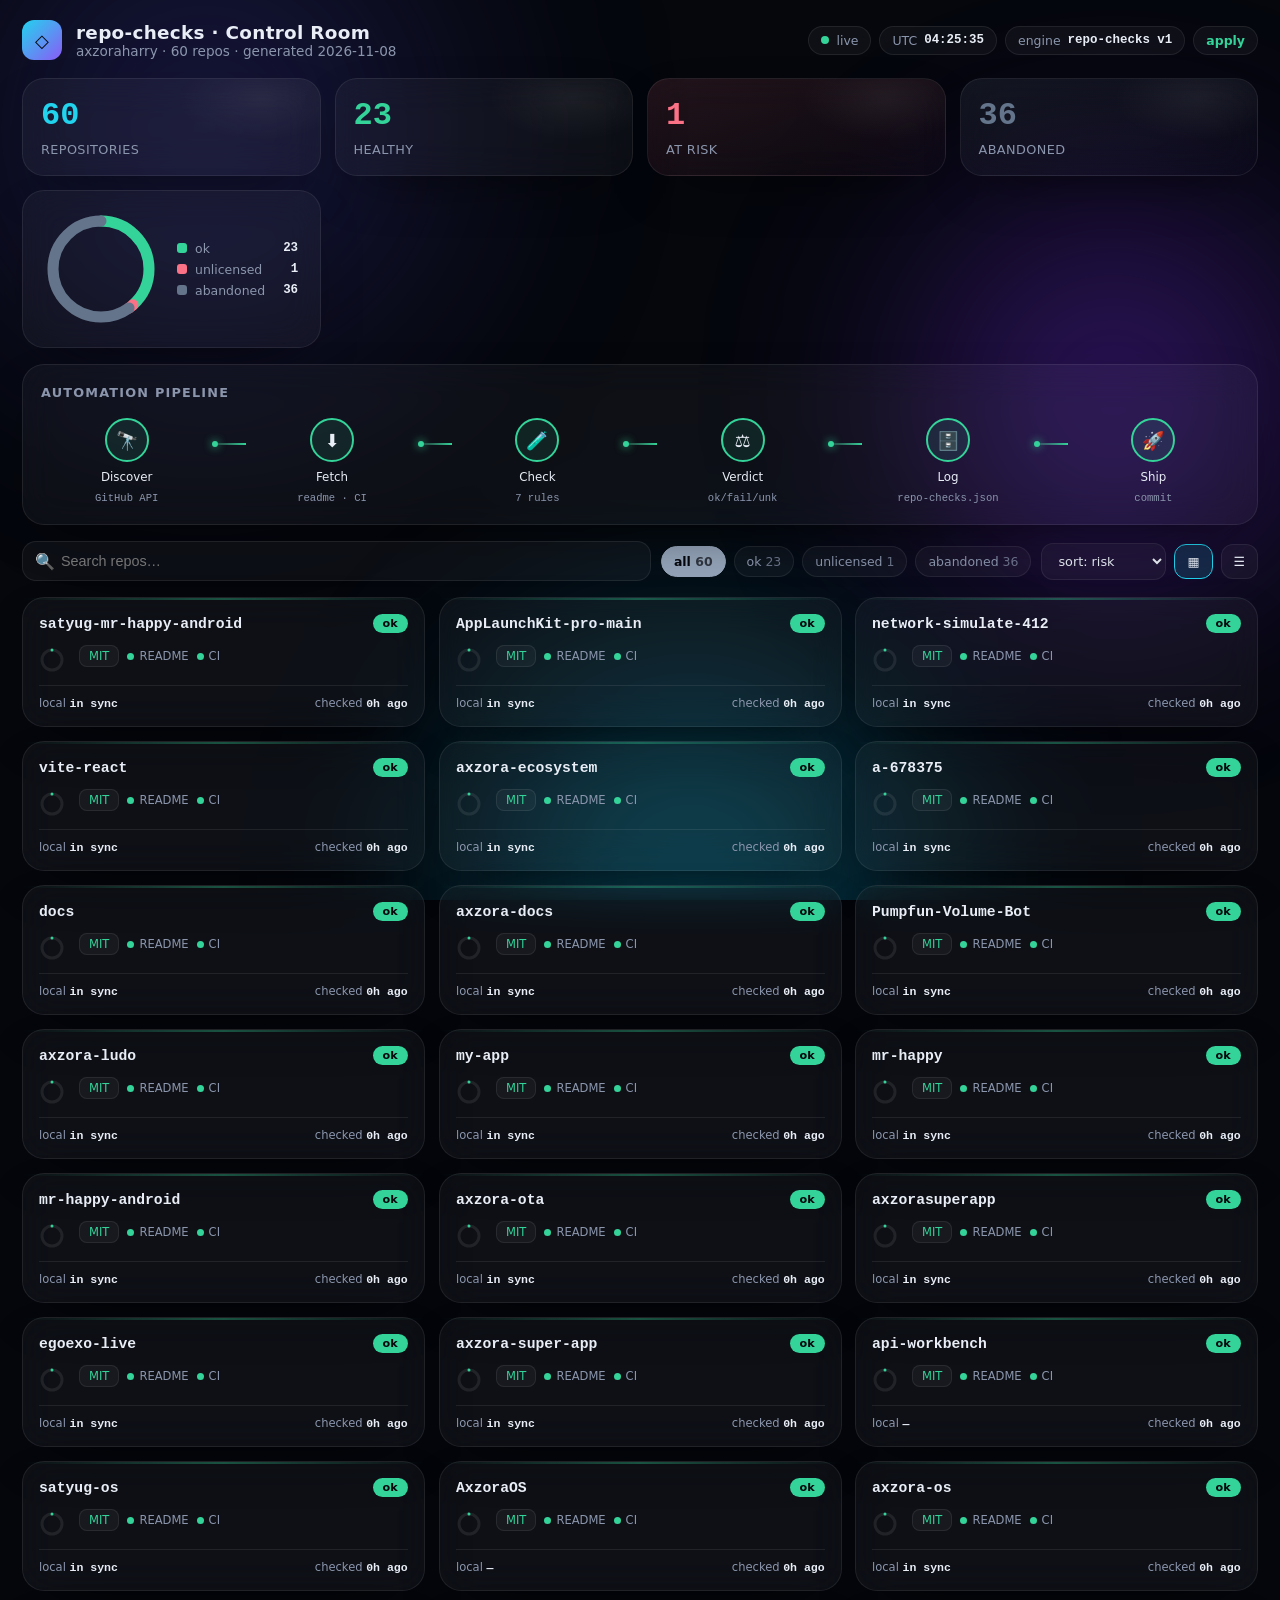
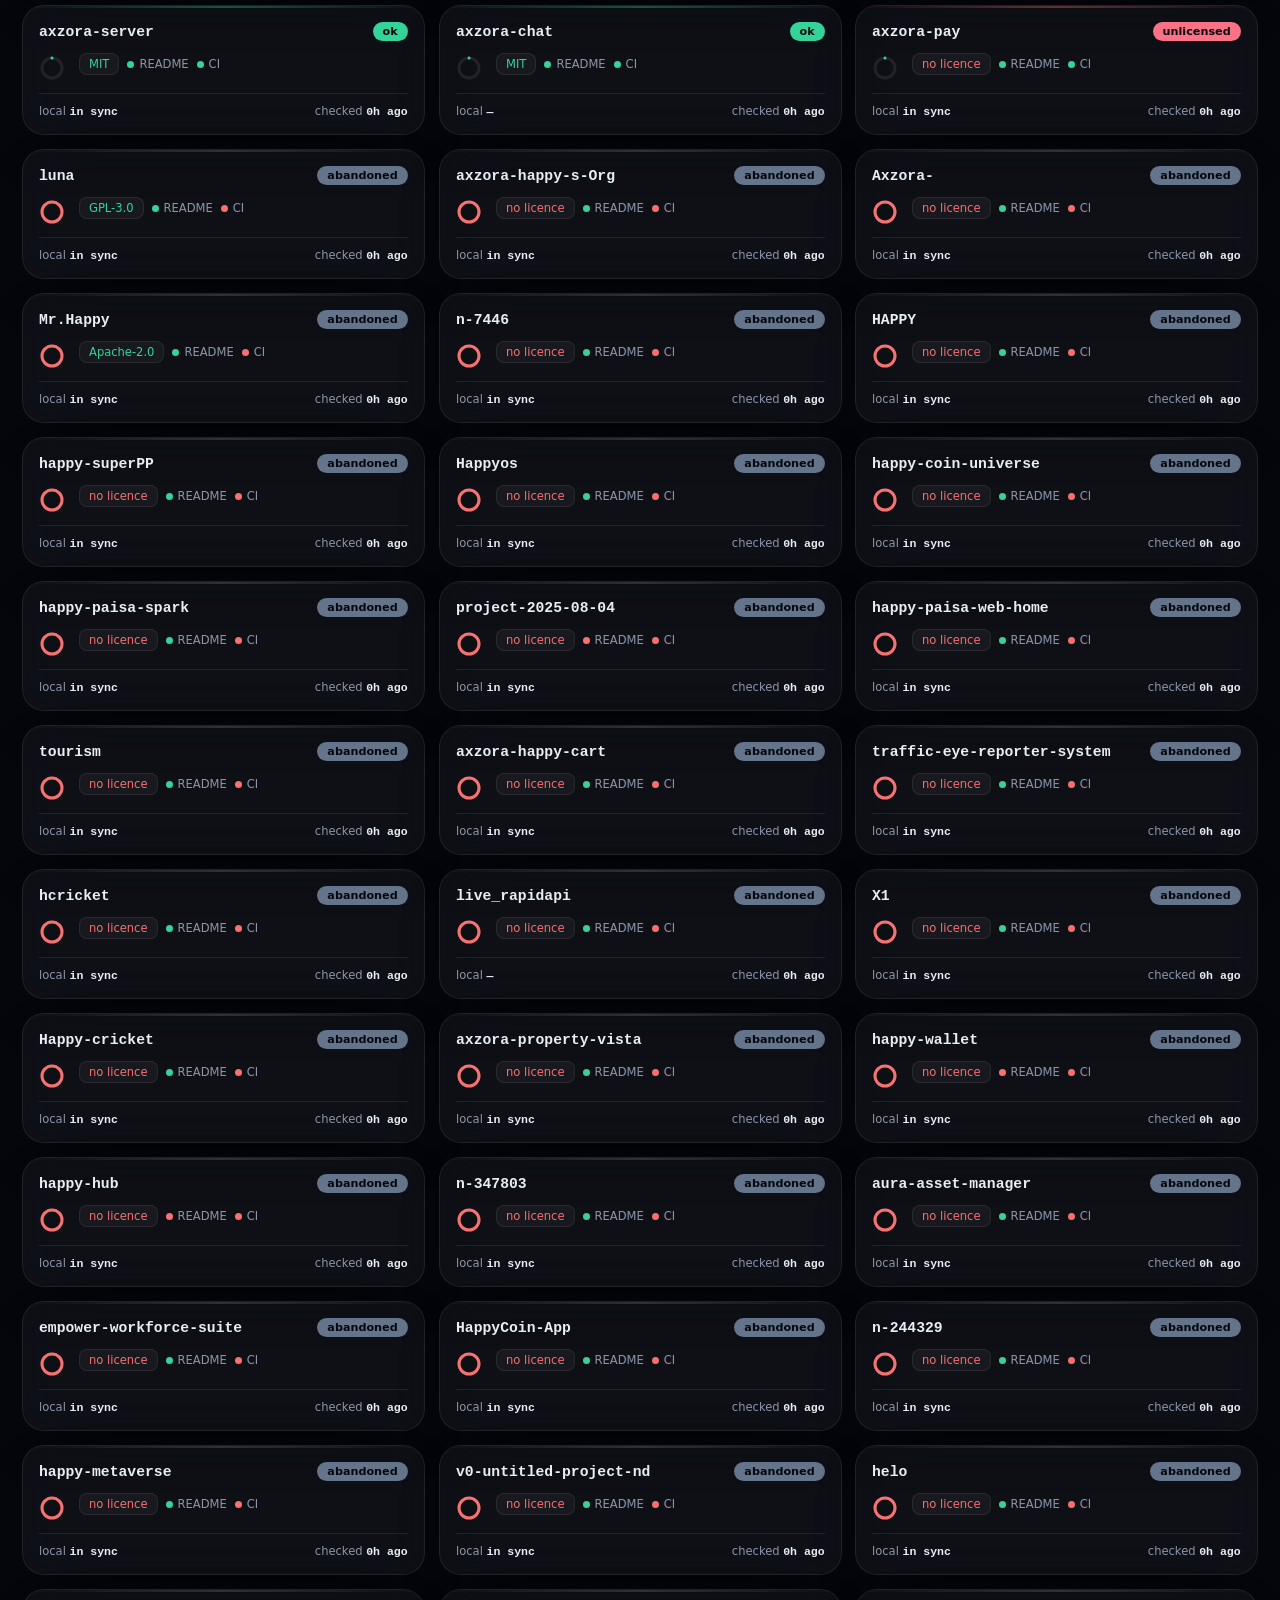
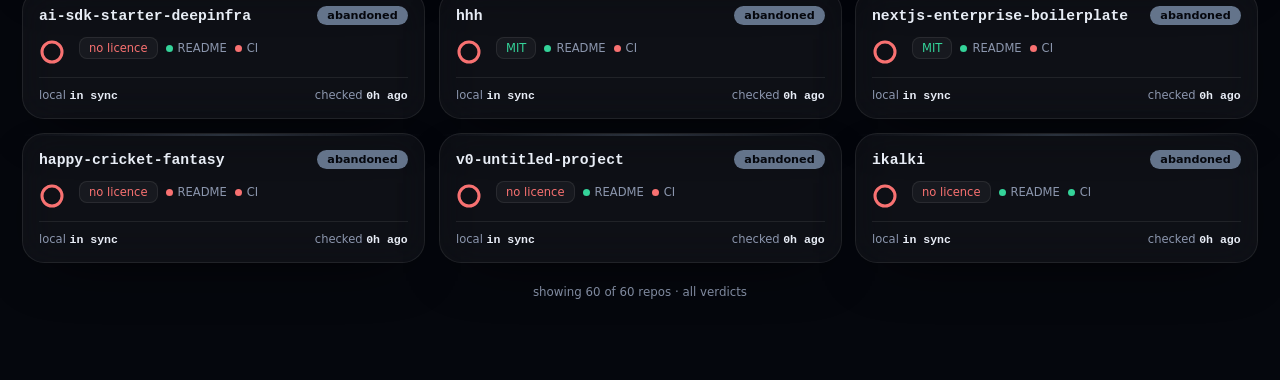
<file: repo-checks/dashboard.html>
<!doctype html>
<html lang="en">
<head>
<meta charset="utf-8">
<meta name="viewport" content="width=device-width, initial-scale=1, viewport-fit=cover">
<title>repo-checks · Control Room</title>
<style>
:root{
  --bg:#05070d;
  --panel:rgba(255,255,255,.04);
  --border:rgba(255,255,255,.08);
  --txt:#e8edf6; --txt2:#8b96ad;
  --ok:#34d399; --warn:#fbbf24; --unlic:#fb7185; --fail:#f87171;
  --unknown:#a78bfa; --dead:#64748b; --fresh:#34d399; --aging:#fbbf24;
  --stale:#fb923c; --abandoned:#f87171;
  --spring:cubic-bezier(.16,1,.3,1);
  --bounce:cubic-bezier(.34,1.56,.64,1);
  --mono:ui-monospace,SFMono-Regular,Menlo,Consolas,monospace;
}
*{box-sizing:border-box;margin:0;padding:0}
html,body{height:100%}
body{
  font-family:system-ui,-apple-system,"Segoe UI",Roboto,Helvetica,Arial,sans-serif;
  background:var(--bg); color:var(--txt); overflow-x:hidden;
  -webkit-font-smoothing:antialiased;
}
/* ---------- aurora background ---------- */
.aurora{position:fixed;inset:0;z-index:0;overflow:hidden;pointer-events:none}
.aurora .blob{position:absolute;border-radius:50%;filter:blur(90px);opacity:.5;
  will-change:transform;animation:drift 26s var(--spring) infinite alternate}
.aurora .b1{width:56vw;height:56vw;left:-12vw;top:-18vw;background:radial-gradient(circle,#312e81,transparent 70%)}
.aurora .b2{width:46vw;height:46vw;right:-10vw;top:8vw;background:radial-gradient(circle,#6d28d9,transparent 70%);animation-duration:34s;animation-delay:-8s}
.aurora .b3{width:52vw;height:52vw;left:28vw;bottom:-24vw;background:radial-gradient(circle,#0891b2,transparent 70%);animation-duration:30s;animation-delay:-16s}
@keyframes drift{from{transform:translate3d(0,0,0) scale(1)}to{transform:translate3d(6vw,-5vw,0) scale(1.15)}}

.wrap{position:relative;z-index:1;max-width:1280px;margin:0 auto;padding:20px 22px 80px}

/* ---------- glass ---------- */
.glass{background:var(--panel);border:1px solid var(--border);
  border-radius:22px;backdrop-filter:blur(18px);-webkit-backdrop-filter:blur(18px);
  box-shadow:0 20px 60px -30px rgba(0,0,0,.9)}

/* ---------- header ---------- */
header{display:flex;align-items:center;gap:14px;flex-wrap:wrap;margin-bottom:18px;
  animation:drop .6s var(--spring) both}
.logo{width:40px;height:40px;border-radius:12px;display:grid;place-items:center;
  background:linear-gradient(135deg,#22d3ee,#8b5cf6);font-weight:800;font-size:18px;color:#05070d}
header h1{font-size:1.15rem;font-weight:700;letter-spacing:.3px}
header .sub{color:var(--txt2);font-size:.85rem}
.hmeta{margin-left:auto;display:flex;gap:8px;align-items:center;flex-wrap:wrap}
.chip{display:inline-flex;align-items:center;gap:7px;padding:6px 12px;border-radius:999px;
  background:var(--panel);border:1px solid var(--border);font-size:.78rem;color:var(--txt2)}
.chip b{color:var(--txt);font-family:var(--mono);font-weight:600}
.pulse{width:8px;height:8px;border-radius:50%;background:var(--ok);
  box-shadow:0 0 0 0 rgba(52,211,153,.5);animation:pulse 2s infinite}
@keyframes pulse{0%{box-shadow:0 0 0 0 rgba(52,211,153,.5)}70%{box-shadow:0 0 0 8px rgba(52,211,153,0)}100%{box-shadow:0 0 0 0 rgba(52,211,153,0)}}
.mode{font-weight:700}
.mode.dry{color:var(--warn)} .mode.apply{color:var(--ok)}

/* ---------- hero ---------- */
.hero{display:grid;grid-template-columns:repeat(4,1fr);gap:14px;margin-bottom:16px}
.tile{padding:18px;display:flex;flex-direction:column;gap:8px;position:relative;overflow:hidden;
  animation:rise .6s var(--spring) both}
.tile .n{font-family:var(--mono);font-size:2rem;font-weight:700;font-variant-numeric:tabular-nums}
.tile .l{color:var(--txt2);font-size:.8rem;letter-spacing:.4px;text-transform:uppercase}
.tile.at-risk{background:linear-gradient(160deg,rgba(251,113,133,.12),rgba(251,113,133,.02))}
.tile.abandoned{background:linear-gradient(160deg,rgba(100,116,139,.14),rgba(100,116,139,.02))}
.tile .glow{position:absolute;inset:0;background:radial-gradient(120px 60px at 80% 20%,rgba(255,255,255,.06),transparent 70%)}

/* ---------- donut ---------- */
.hero{grid-template-columns:repeat(4,1fr)}
.donut-wrap{display:flex;align-items:center;gap:16px;padding:18px}
.donut-wrap svg{flex:0 0 auto}
.donut-legend{display:flex;flex-direction:column;gap:6px;font-size:.78rem}
.donut-legend .row{display:flex;align-items:center;gap:8px;color:var(--txt2)}
.donut-legend .sw{width:10px;height:10px;border-radius:3px}
.donut-legend b{color:var(--txt);font-family:var(--mono);margin-left:auto;padding-left:10px}

/* ---------- pipeline ---------- */
.pipeline{padding:20px 18px;margin-bottom:16px;animation:rise .6s .1s var(--spring) both}
.pipeline h2{font-size:.8rem;letter-spacing:1.2px;text-transform:uppercase;color:var(--txt2);margin-bottom:18px}
.pipe{display:flex;align-items:center;gap:0}
.node{flex:1;display:flex;flex-direction:column;align-items:center;gap:8px;text-align:center;position:relative}
.node .ic{width:44px;height:44px;border-radius:50%;display:grid;place-items:center;
  border:2px solid var(--border);background:var(--panel);font-size:18px;position:relative}
.node .ic::after{content:"";position:absolute;inset:-2px;border-radius:50%;
  border:2px solid transparent}
.node.done .ic{border-color:var(--ok);background:rgba(52,211,153,.1)}
.node.running .ic{border-color:var(--warn)}
.node.running .ic::after{border-top-color:var(--warn);animation:spin 1s linear infinite}
.node .lab{font-size:.74rem;color:var(--txt2)}
.node.done .lab{color:var(--txt)}
.node .st{font-size:.66rem;font-family:var(--mono);color:var(--txt2)}
@keyframes spin{to{transform:rotate(360deg)}}
.link{flex:0 0 34px;height:2px;background:var(--border);position:relative;overflow:visible;margin-bottom:34px}
.link::after{content:"";position:absolute;left:0;top:0;height:100%;width:100%;
  background:linear-gradient(90deg,transparent,var(--ok));transform:scaleX(0);transform-origin:left;
  animation:draw 1.4s var(--spring) .4s forwards}
.link .pkt{position:absolute;top:-2px;width:6px;height:6px;border-radius:50%;background:var(--ok);
  box-shadow:0 0 8px var(--ok);animation:flow 2.2s linear .6s infinite}
@keyframes draw{to{transform:scaleX(1)}}
@keyframes flow{0%{left:0;opacity:0}10%{opacity:1}90%{opacity:1}100%{left:calc(100% - 6px);opacity:0}}

/* ---------- toolbar ---------- */
.toolbar{display:flex;gap:10px;flex-wrap:wrap;align-items:center;margin-bottom:16px}
.search{flex:1;min-width:180px;position:relative}
.search input{width:100%;padding:11px 14px 11px 38px;border-radius:14px;border:1px solid var(--border);
  background:var(--panel);color:var(--txt);font-size:.9rem;outline:none;transition:border-color .2s}
.search input:focus{border-color:#22d3ee}
.search .mag{position:absolute;left:13px;top:50%;transform:translateY(-50%);color:var(--txt2)}
.fchips{display:flex;gap:8px;flex-wrap:wrap}
.fchip{padding:7px 12px;border-radius:999px;border:1px solid var(--border);background:var(--panel);
  color:var(--txt2);font-size:.78rem;cursor:pointer;transition:all .25s var(--spring);font-family:inherit}
.fchip:hover{color:var(--txt)}
.fchip.on{color:#05070d;font-weight:700}
.fchip .c{opacity:.7}
.sorts{display:flex;gap:8px;align-items:center}
.sorts select,.viewbtn{padding:9px 12px;border-radius:12px;border:1px solid var(--border);
  background:var(--panel);color:var(--txt);font-size:.8rem;outline:none;font-family:inherit;cursor:pointer}
.viewbtn.on{background:rgba(34,211,238,.15);border-color:#22d3ee}

/* ---------- grid ---------- */
.grid{display:grid;grid-template-columns:repeat(3,1fr);gap:14px;perspective:1200px}
.card{padding:16px;position:relative;cursor:pointer;transform-style:preserve-3d;
  transition:transform .35s var(--spring),border-color .3s,box-shadow .3s;will-change:transform}
.card.enter{animation:rise .55s var(--spring) both}
.card .glare{position:absolute;inset:0;border-radius:22px;pointer-events:none;opacity:0;
  background:radial-gradient(360px circle at var(--gx,50%) var(--gy,50%),rgba(255,255,255,.10),transparent 55%);
  transition:opacity .3s}
.card:hover .glare{opacity:1}
.card:hover{border-color:rgba(255,255,255,.16)}
.card .top{display:flex;align-items:center;gap:10px;margin-bottom:12px}
.card .nm{font-family:var(--mono);font-size:.92rem;font-weight:600;overflow:hidden;
  text-overflow:ellipsis;white-space:nowrap;flex:1}
.badge{padding:3px 10px;border-radius:999px;font-size:.7rem;font-weight:700;color:#05070d}
.card .mid{display:flex;align-items:center;gap:14px;margin-bottom:10px}
.ring{flex:0 0 auto}
.ring text{font-family:var(--mono);font-size:8px;fill:var(--txt2)}
.card .meta{display:flex;gap:8px;flex-wrap:wrap;margin-bottom:8px}
.tag{font-size:.72rem;padding:3px 9px;border-radius:8px;background:var(--panel);
  border:1px solid var(--border);color:var(--txt2)}
.tag.good{color:var(--ok)} .tag.bad{color:var(--fail)} .tag.unk{color:var(--unknown)}
.dot{display:inline-flex;align-items:center;gap:5px;font-size:.72rem;color:var(--txt2)}
.dot i{width:7px;height:7px;border-radius:50%;display:inline-block}
.card .foot{display:flex;align-items:center;gap:8px;font-size:.72rem;color:var(--txt2);
  border-top:1px solid var(--border);padding-top:10px}
.card .foot b{font-family:var(--mono);color:var(--txt)}
.chk-age.warn{color:var(--warn)} .chk-age.hot{color:var(--fail)}
.spark{position:absolute;top:0;left:0;right:0;height:2px;border-radius:22px 22px 0 0;
  background:linear-gradient(90deg,transparent,var(--vc),transparent);opacity:.35}

/* ---------- table ---------- */
.table{overflow:hidden;margin-bottom:16px}
table{width:100%;border-collapse:collapse;font-size:.85rem}
thead th{position:sticky;top:0;color:var(--txt2);font-weight:600;text-align:left;
  padding:12px 14px;background:rgba(5,7,13,.7);backdrop-filter:blur(8px);border-bottom:1px solid var(--border)}
tbody td{padding:11px 14px;border-bottom:1px solid var(--border);color:var(--txt)}
tbody tr{animation:rise .5s var(--spring) both}
tbody tr:hover td{background:rgba(255,255,255,.03)}

.hidden{display:none!important}
footer{margin-top:22px;color:var(--txt2);font-size:.74rem;text-align:center}
@keyframes rise{from{opacity:0;transform:translate3d(0,22px,-40px)}to{opacity:1;transform:translate3d(0,0,0)}}
@keyframes drop{from{opacity:0;transform:translate3d(0,-14px,0)}to{opacity:1;transform:none}}
@media(max-width:960px){.hero{grid-template-columns:repeat(2,1fr)}.grid{grid-template-columns:repeat(2,1fr)}}
@media(max-width:640px){.grid{grid-template-columns:1fr}.hero{grid-template-columns:1fr}
  .pipe{flex-direction:column;gap:0}.link{flex:0 0 auto;width:2px;height:26px;margin:0}
  .link::after{transform:scaleY(0);transform-origin:top}.link::after{animation-name:drawY}
  .link .pkt{animation-name:flowY}}
@keyframes drawY{to{transform:scaleY(1)}}
@keyframes flowY{0%{top:0;opacity:0}10%{opacity:1}90%{opacity:1}100%{top:calc(100% - 6px);opacity:0}}
@media(prefers-reduced-motion:reduce){
  *,*::before,*::after{animation-duration:.01ms!important;animation-iteration-count:1!important;transition-duration:.15s!important}
}
</style>
</head>
<body>
<div class="aurora" aria-hidden="true"><div class="blob b1"></div><div class="blob b2"></div><div class="blob b3"></div></div>
<div class="wrap">
  <header>
    <div class="logo">◇</div>
    <div>
      <h1>repo-checks · Control Room</h1>
      <div class="sub" id="subtitle">loading…</div>
    </div>
    <div class="hmeta">
      <span class="chip"><span class="pulse"></span> live</span>
      <span class="chip">UTC <b id="clock">--:--:--</b></span>
      <span class="chip">engine <b>repo-checks v1</b></span>
      <span class="chip mode" id="mode">…</span>
    </div>
  </header>

  <section class="hero" id="hero"></section>

  <section class="glass pipeline" id="pipeline"></section>

  <div class="toolbar">
    <div class="search"><span class="mag">🔍</span><input id="q" type="search" placeholder="Search repos…" autocomplete="off"></div>
    <div class="fchips" id="chips"></div>
    <div class="sorts">
      <select id="sort">
        <option value="risk">sort: risk</option>
        <option value="age-desc">age: newest</option>
        <option value="age-asc">age: oldest</option>
        <option value="name">name</option>
      </select>
      <button class="viewbtn on" id="vGrid" title="grid view">▦</button>
      <button class="viewbtn" id="vTable" title="table view">☰</button>
    </div>
  </div>

  <div class="grid" id="grid"></div>
  <div class="glass table hidden" id="tableWrap"></div>

  <footer id="foot"></footer>
</div>
<script type="application/json" id="repo-data">__REPO_DATA__</script>
<script>
"use strict";
const $ = s => document.querySelector(s);
const REDUCED = matchMedia("(prefers-reduced-motion: reduce)").matches;

const VC = { ok:"#34d399", warn:"#fbbf24", unlicensed:"#fb7185", fail:"#f87171",
  unknown:"#a78bfa", abandoned:"#64748b", archived:"#64748b", disabled:"#64748b" };
const ST = { fresh:"#34d399", aging:"#fbbf24", stale:"#fb923c", abandoned:"#f87171", unknown:"#64748b" };

let REPORT = null, repos = [], view = "grid", activeVerdicts = new Set(), sortBy = "risk";

/* ---------------- data load ---------------- */
function embeddedData(){
  const el = $("#repo-data");
  if(!el) return null;
  const t = el.textContent.trim();
  if(!t || t.startsWith("__REPO")) return null;
  try { return JSON.parse(t); } catch(e){ return null; }
}
const SAMPLE = {
  owner:"axzoraharry", generated_at:"2026-11-07T00:00:00Z", mode:"dry-run",
  summary:{ok:1,fail:22,unlicensed:1,abandoned:36},
  repos:[
    {name:"axzora-chat",full_name:"axzoraharry/axzora-chat",verdict:"ok",
     staleness:{status:"fresh",days:0,label:"0d"},checks:{license:{status:"pass",detail:"MIT"},
     readme:{status:"pass"},ci:{status:"pass"},local_sync:{status:"skip",detail:"not cloned"}},
     check_age_days:0.1},
    {name:"axzora-os",full_name:"axzoraharry/axzora-os",verdict:"unlicensed",
     staleness:{status:"fresh",days:0,label:"0d"},checks:{license:{status:"fail",detail:"no licence"},
     readme:{status:"pass"},ci:{status:"pass"},local_sync:{status:"pass",detail:"in sync"}},
     check_age_days:0.1},
    {name:"happy-metaverse",full_name:"axzoraharry/happy-metaverse",verdict:"abandoned",
     staleness:{status:"abandoned",days:544,label:"544d"},checks:{license:{status:"fail",detail:"no licence"},
     readme:{status:"pass"},ci:{status:"fail"},local_sync:{status:"pass",detail:"in sync"}},
     check_age_days:0.1},
    {name:"luna",full_name:"axzoraharry/luna",verdict:"abandoned",
     staleness:{status:"abandoned",days:371,label:"371d"},checks:{license:{status:"pass",detail:"GPL-3.0"},
     readme:{status:"pass"},ci:{status:"fail"},local_sync:{status:"pass",detail:"in sync"}},
     check_age_days:0.1},
  ]
};
async function load(){
  let data = null;
  try {
    const r = await fetch("data/repo-checks.json", {cache:"no-store"});
    if(r.ok) data = await r.json();
  } catch(e){}
  if(!data) data = embeddedData();
  if(!data) data = SAMPLE;
  REPORT = data;
  repos = data.repos || [];
  boot();
}

/* ---------------- helpers ---------------- */
function fmt(n){ return Number.isFinite(n) ? Number(n).toLocaleString() : "—"; }
function ageLabel(d){
  if(!Number.isFinite(d)) return "—";
  if(d<1) return (d*24).toFixed(0)+"h";
  return d.toFixed(0)+"d";
}
function checkAgeClass(d){ if(!Number.isFinite(d)) return ""; if(d>7) return "hot"; if(d>1) return "warn"; return ""; }
function esc(s){ return String(s??"").replace(/[&<>"]/g,c=>({"&":"&amp;","<":"&lt;",">":"&gt;",'"':"&quot;"}[c])); }
function verdictSum(){
  const s = {ok:0,warn:0,fail:0,unlicensed:0,unknown:0,abandoned:0,archived:0,disabled:0};
  repos.forEach(r => { s[r.verdict]=(s[r.verdict]||0)+1; });
  return s;
}

/* ---------------- header ---------------- */
function renderHeader(){
  $("#subtitle").textContent = `${REPORT.owner} · ${repos.length} repos · generated ${(REPORT.generated_at||"").slice(0,10)}`;
  const m = $("#mode");
  const isDry = (REPORT.mode||"").toLowerCase() !== "apply";
  m.textContent = isDry ? "dry-run" : "apply";
  m.className = "chip mode " + (isDry ? "dry" : "apply");
  tick(); setInterval(tick, 1000);
}
function tick(){
  const d = new Date();
  $("#clock").textContent = d.toISOString().slice(11,19);
}

/* ---------------- hero ---------------- */
function renderHero(){
  const s = verdictSum();
  const total = repos.length;
  const atRisk = (s.fail||0)+(s.unlicensed||0)+(s.unknown||0);
  const tiles = [
    {n:total, l:"Repositories", c:"#22d3ee"},
    {n:s.ok||0, l:"Healthy", c:"#34d399"},
    {n:atRisk, l:"At risk", c:"#fb7185", cls:"at-risk"},
    {n:s.abandoned||0, l:"Abandoned", c:"#64748b", cls:"abandoned"},
  ];
  const donut = donutSVG(s, 120);
  $("#hero").innerHTML = tiles.map((t,i)=>`
    <div class="tile glass ${t.cls||""}" style="animation-delay:${i*60}ms">
      <div class="glow"></div>
      <div class="n" data-count="${t.n}" style="color:${t.c}">0</div>
      <div class="l">${t.l}</div>
    </div>`).join("") +
    `<div class="donut-wrap glass" style="animation-delay:240ms">${donut}</div>`;
  countUp();
}
function donutSVG(s, size){
  const r = size/2 - 12, C = 2*Math.PI*r, entries = Object.entries(s).filter(([k,v])=>v>0);
  let off = 0, arcs = "";
  entries.forEach(([k,v],i)=>{
    const frac = v/repos.length, len = frac*C;
    const col = VC[k]||"#64748b";
    arcs += `<circle r="${r}" cx="${size/2}" cy="${size/2}" fill="none" stroke="${col}"
      stroke-width="11" stroke-linecap="round" stroke-dasharray="${len} ${C-len}"
      stroke-dashoffset="${-off}" transform="rotate(-90 ${size/2} ${size/2})"
      style="transition:stroke-dashoffset 1s var(--spring) ${i*80}ms"></circle>`;
    off += len;
  });
  const legend = entries.map(([k,v])=>`
    <div class="row"><span class="sw" style="background:${VC[k]||"#64748b"}"></span>${k}<b>${v}</b></div>`).join("");
  return `<svg width="${size}" height="${size}" viewBox="0 0 ${size} ${size}">
    <circle r="${r}" cx="${size/2}" cy="${size/2}" fill="none" stroke="rgba(255,255,255,.06)" stroke-width="11"/>
    ${arcs}</svg><div class="donut-legend">${legend}</div>`;
}
function countUp(){
  document.querySelectorAll("[data-count]").forEach(el=>{
    const target = +el.dataset.count;
    if(REDUCED){ el.textContent = target.toLocaleString(); return; }
    const t0 = performance.now(), dur = 800;
    const iv = setInterval(()=>{
      const p = Math.min(1,(performance.now()-t0)/dur), e = 1-Math.pow(1-p,3);
      el.textContent = Math.round(target*e).toLocaleString();
      if(p>=1){ clearInterval(iv); el.textContent = target.toLocaleString(); }
    }, 16);
  });
}

/* ---------------- pipeline ---------------- */
function renderPipeline(){
  const isDry = (REPORT.mode||"").toLowerCase() !== "apply";
  const nodes = [
    {ic:"🔭", lab:"Discover", st:"GitHub API"},
    {ic:"⬇️", lab:"Fetch", st:"readme · CI"},
    {ic:"🧪", lab:"Check", st:"7 rules"},
    {ic:"⚖️", lab:"Verdict", st:"ok/fail/unk"},
    {ic:"🗄️", lab:"Log", st:"repo-checks.json"},
    {ic:"🚀", lab:"Ship", st: isDry ? "preview only" : "commit"},
  ];
  $("#pipeline").innerHTML = `<h2>Automation pipeline</h2><div class="pipe">` +
    nodes.map((n,i)=>{
      const cls = n.state = (isDry && i===5) ? "pending" : "done";
      return `<div class="node ${cls==="done"?"done":""}">
        <div class="ic">${n.ic}</div>
        <div class="lab">${n.lab}</div>
        <div class="st">${n.st}</div>
      </div>` + (i<nodes.length-1?`<div class="link"><span class="pkt"></span></div>`:"");
    }).join("") + `</div>`;
}

/* ---------------- chips ---------------- */
function renderChips(){
  const s = verdictSum();
  const order = ["all","ok","warn","unlicensed","fail","unknown","abandoned","archived","disabled"];
  $("#chips").innerHTML = order.filter(k=>k==="all"||(s[k]>0)).map(k=>{
    const count = k==="all" ? repos.length : (s[k]||0);
    const col = k==="all" ? "#94a3b8" : (VC[k]||"#64748b");
    return `<button class="fchip ${activeVerdicts.has(k)?"on":""}" data-v="${k}"
      style="${activeVerdicts.has(k)?`background:${col};border-color:${col}`:""}">
      ${k} <span class="c">${count}</span></button>`;
  }).join("");
  document.querySelectorAll(".fchip").forEach(b=>b.onclick=()=>{
    const v = b.dataset.v;
    if(v==="all"){ activeVerdicts.clear(); activeVerdicts.add("all"); }
    else {
      activeVerdicts.delete("all");
      if(activeVerdicts.has(v)) activeVerdicts.delete(v); else activeVerdicts.add(v);
      if(activeVerdicts.size===0) activeVerdicts.add("all");
    }
    renderChips(); renderGrid();
  });
}

/* ---------------- filtering ---------------- */
function filtered(){
  let out = repos;
  if(!activeVerdicts.has("all") && activeVerdicts.size){
    out = out.filter(r=>activeVerdicts.has(r.verdict));
  }
  const query = (document.getElementById("q")?.value || "").trim().toLowerCase();
  if(query){
    out = out.filter(r=> String(r.name||"").toLowerCase().includes(query));
  }
  const ord = {ok:0,warn:1,unknown:2,unlicensed:3,fail:4,abandoned:5,archived:6,disabled:7};
  out = out.slice();
  if(sortBy==="name") out.sort((a,b)=>a.name.localeCompare(b.name));
  else if(sortBy==="age-asc") out.sort((a,b)=>(a.staleness.days??0)-(b.staleness.days??0));
  else if(sortBy==="age-desc") out.sort((a,b)=>(b.staleness.days??0)-(a.staleness.days??0));
  else out.sort((a,b)=>(ord[a.verdict]??9)-(ord[b.verdict]??9));
  return out;
}

/* ---------------- card ---------------- */
function ringSVG(status, days){
  const size = 26, r = 10, C = 2*Math.PI*r, frac = Number.isFinite(days) ? Math.min(1,(days||0)/365) : 0;
  const col = ST[status]||"#64748b";
  return `<svg class="ring" width="${size}" height="${size}" viewBox="0 0 ${size} ${size}">
    <circle r="${r}" cx="${size/2}" cy="${size/2}" fill="none" stroke="rgba(255,255,255,.08)" stroke-width="3"/>
    <circle r="${r}" cx="${size/2}" cy="${size/2}" fill="none" stroke="${col}" stroke-width="3"
      stroke-linecap="round" stroke-dasharray="${frac*C} ${C}" transform="rotate(-90 ${size/2} ${size/2})"/>
  </svg>`;
}
function dot(status){
  const c = status==="pass"?"#34d399":status==="fail"?"#f87171":status==="unknown"?"#a78bfa":"#475569";
  return `<i style="background:${c}"></i>`;
}
function makeCard(r, enter){
  const lic = r.checks?.license || {};
  const rd = r.checks?.readme?.status || "skip";
  const ci = r.checks?.ci?.status || "skip";
  const ls = r.checks?.local_sync || {};
  const lsTxt = ls.status==="pass" ? "in sync"
    : ls.status==="fail" ? `behind ${ls.behind??""}`.trim()
    : ls.status==="unknown" ? (ls.detail||"unknown") : "—";
  const ca = r.check_age_days;
  const vc = VC[r.verdict]||"#64748b";
  const el = document.createElement("article");
  el.className = "card glass" + (enter?" enter":"");
  el.dataset.name = r.name;
  el.style.setProperty("--vc", vc);
  el.innerHTML = `
    <div class="glare"></div>
    <div class="spark"></div>
    <div class="top">
      <span class="nm" title="${esc(r.full_name)}">${esc(r.name)}</span>
      <span class="badge" style="background:${vc}">${r.verdict}</span>
    </div>
    <div class="mid">
      ${ringSVG(r.staleness.status, r.staleness.days)}
      <div class="meta">
        <span class="tag ${lic.status==="pass"?"good":lic.status==="fail"?"bad":"unk"}">${esc(lic.detail||lic.status||"—")}</span>
        <span class="dot">${dot(rd)} README</span>
        <span class="dot">${dot(ci)} CI</span>
      </div>
    </div>
    <div class="foot">
      <span>local <b>${esc(lsTxt)}</b></span>
      <span style="margin-left:auto">checked <b class="chk-age ${checkAgeClass(ca)}">${Number.isFinite(ca) ? ageLabel(ca) : "—"} ago</b></span>
    </div>`;
  if(!REDUCED){
    el.addEventListener("mousemove", e=>{
      const r = el.getBoundingClientRect();
      const x = (e.clientX-r.left)/r.width, y = (e.clientY-r.top)/r.height;
      el.style.setProperty("--gx", (x*100)+"%");
      el.style.setProperty("--gy", (y*100)+"%");
      el.style.transform = `perspective(900px) rotateY(${(x-0.5)*12}deg) rotateX(${(0.5-y)*10}deg) translateZ(10px)`;
    });
    el.addEventListener("mouseleave", ()=> el.style.transform = "");
  }
  el.addEventListener("click", ()=> detail(r, el));
  return el;
}
function detail(r){
  const lines = [];
  lines.push(`verdict: ${r.verdict}`);
  lines.push(`pushed: ${r.staleness.label} (${Number.isFinite(r.staleness.days) ? r.staleness.days+"d" : "never"})`);
  lines.push(`licence: ${r.checks.license?.detail || "—"}`);
  lines.push(`local: ${r.checks.local_sync?.detail || "—"}`);
  if(r.fails?.length) lines.push(`fails: ${r.fails.join(", ")}`);
  if(r.unknowns?.length) lines.push(`unknowns: ${r.unknowns.join(", ")}`);
  alert(`${r.full_name}\n\n${lines.join("\n")}`);
}

/* ---------------- grid + FLIP ---------------- */
function renderGrid(){
  const grid = $("#grid");
  const oldRects = {};
  grid.querySelectorAll(".card").forEach(e=> oldRects[e.dataset.name]=e.getBoundingClientRect());
  const frag = document.createDocumentFragment();
  const list = filtered();
  const first = !Object.keys(oldRects).length;
  list.forEach((r,i)=>{ const c = makeCard(r, first); c.style.animationDelay=(i*24)+"ms"; frag.appendChild(c); });
  grid.replaceChildren(frag);
  if(!REDUCED){
    grid.querySelectorAll(".card").forEach(el=>{
      const old = oldRects[el.dataset.name]; if(!old) return;
      const n = el.getBoundingClientRect();
      const dx = old.left-n.left, dy = old.top-n.top;
      if(dx||dy){
        el.style.transition="none"; el.style.animation="none";
        el.style.transform=`translate3d(${dx}px,${dy}px,0)`;
        void el.offsetWidth; // force reflow so the transition runs (rAF is throttled here)
        el.style.transition="transform .45s var(--spring)";
        el.style.transform="";
      }
    });
  }
  $("#foot").textContent = `showing ${list.length} of ${repos.length} repos · ${activeVerdicts.has("all")?"all verdicts":[...activeVerdicts].join(" + ")}`;
}

/* ---------------- table ---------------- */
function renderTable(){
  const list = filtered();
  const vc = r=>VC[r.verdict]||"#64748b";
  $("#tableWrap").innerHTML = `<table><thead><tr>
    <th>repo</th><th>verdict</th><th>licence</th><th>readme</th><th>ci</th><th>age</th><th>local</th><th>check age</th>
  </tr></thead><tbody>` +
  list.map(r=>{
    const lic=r.checks?.license?.detail||"—";
    const ls=r.checks?.local_sync;
    const lsTxt = ls?.status==="pass"?"in sync":ls?.status==="fail"?`behind ${ls.behind??""}`.trim():ls?.detail||"—";
    const ca=r.check_age_days;
    return `<tr>
      <td style="font-family:var(--mono)">${esc(r.name)}</td>
      <td><span class="badge" style="background:${vc(r)}">${r.verdict}</span></td>
      <td>${esc(lic)}</td>
      <td>${dot(r.checks?.readme?.status)}</td>
      <td>${dot(r.checks?.ci?.status)}</td>
      <td style="color:${ST[r.staleness.status]||"#64748b"}">${r.staleness.label}</td>
      <td>${esc(lsTxt)}</td>
      <td class="${checkAgeClass(ca)}">${Number.isFinite(ca) ? ageLabel(ca) : "—"}</td>
    </tr>`;
  }).join("") + `</tbody></table>`;
}

/* ---------------- view toggle ---------------- */
function setView(v){
  view = v;
  $("#vGrid").classList.toggle("on", v==="grid");
  $("#vTable").classList.toggle("on", v==="table");
  $("#grid").classList.toggle("hidden", v!=="grid");
  $("#tableWrap").classList.toggle("hidden", v!=="table");
  if(v==="grid") renderGrid(); else renderTable();
}

/* ---------------- boot ---------------- */
function boot(){
  activeVerdicts.add("all");
  renderHeader(); renderHero(); renderPipeline(); renderChips(); renderGrid();
  $("#q").addEventListener("input", ()=>{ if(view==="grid") renderGrid(); else renderTable(); });
  $("#sort").addEventListener("change", e=>{ sortBy=e.target.value; if(view==="grid") renderGrid(); else renderTable(); });
  $("#vGrid").addEventListener("click", ()=>setView("grid"));
  $("#vTable").addEventListener("click", ()=>setView("table"));
}
load();
</script>
</body>
</html>
</file>
